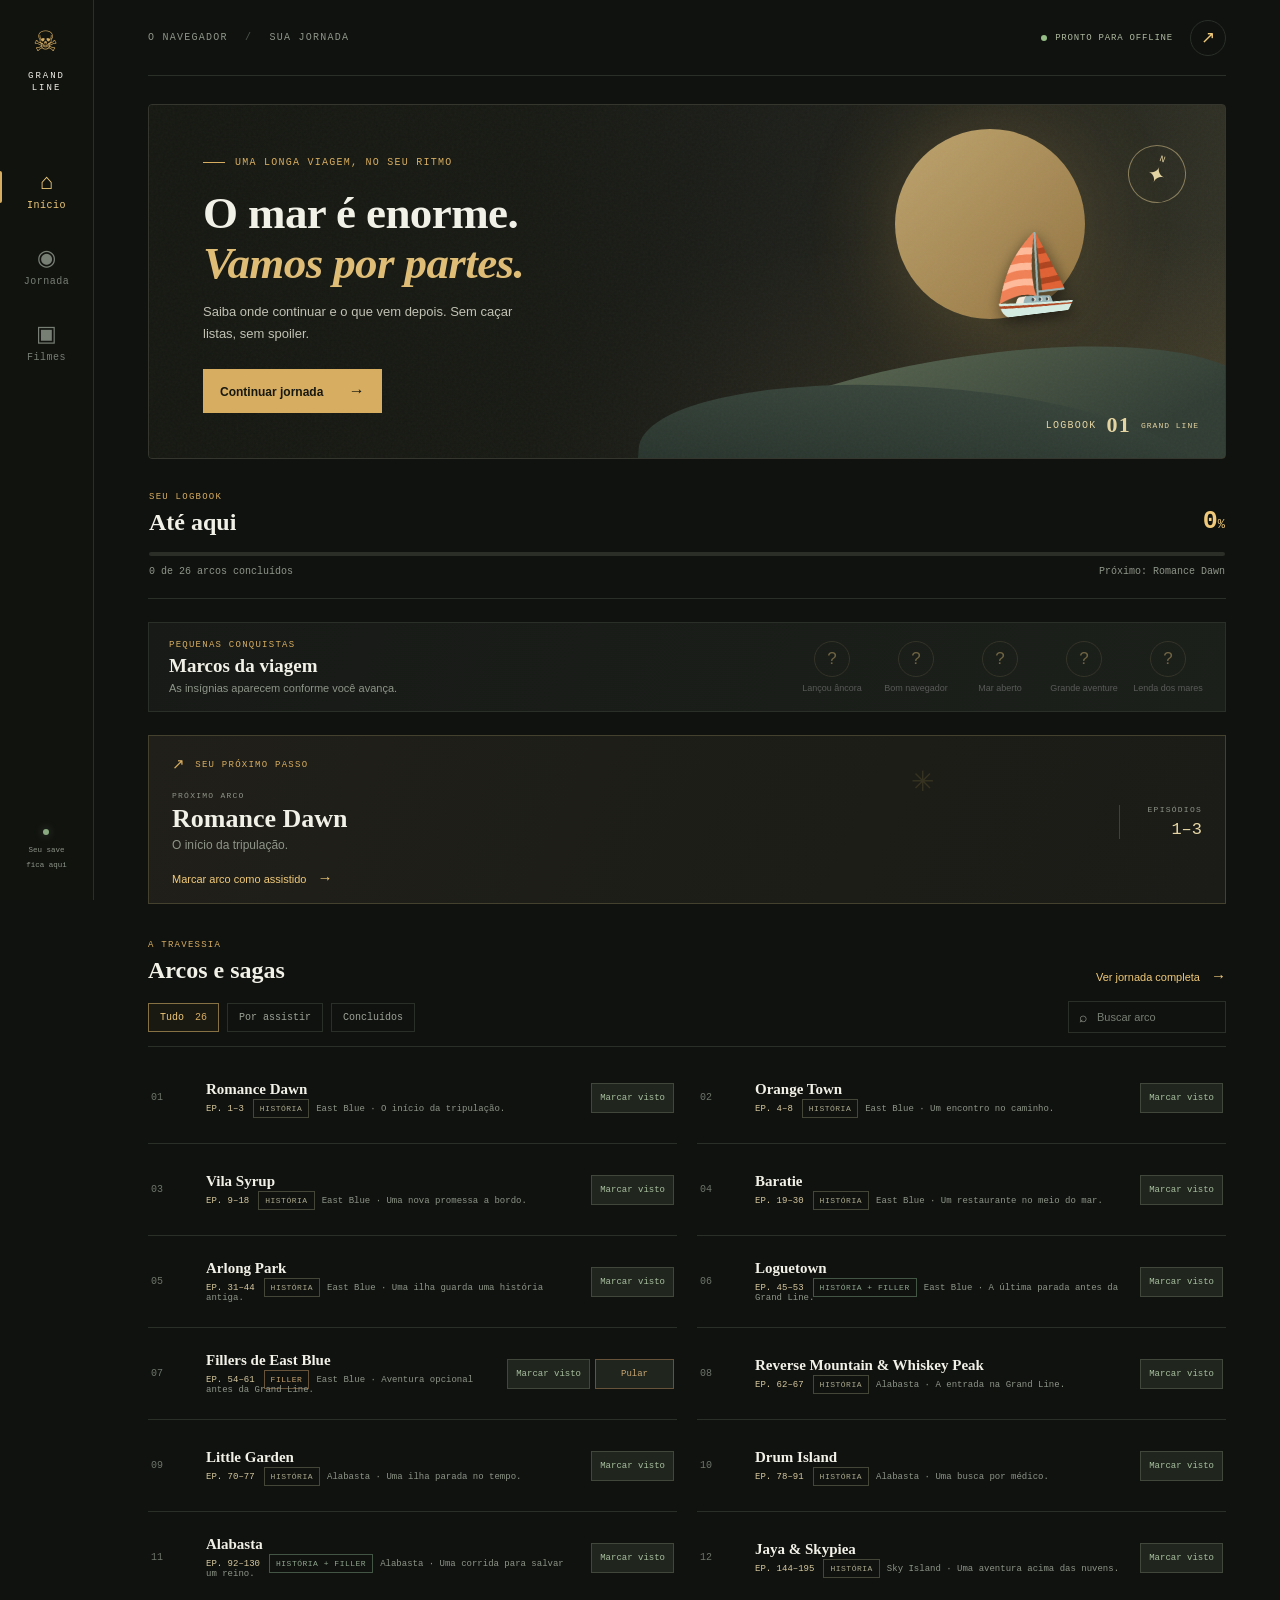
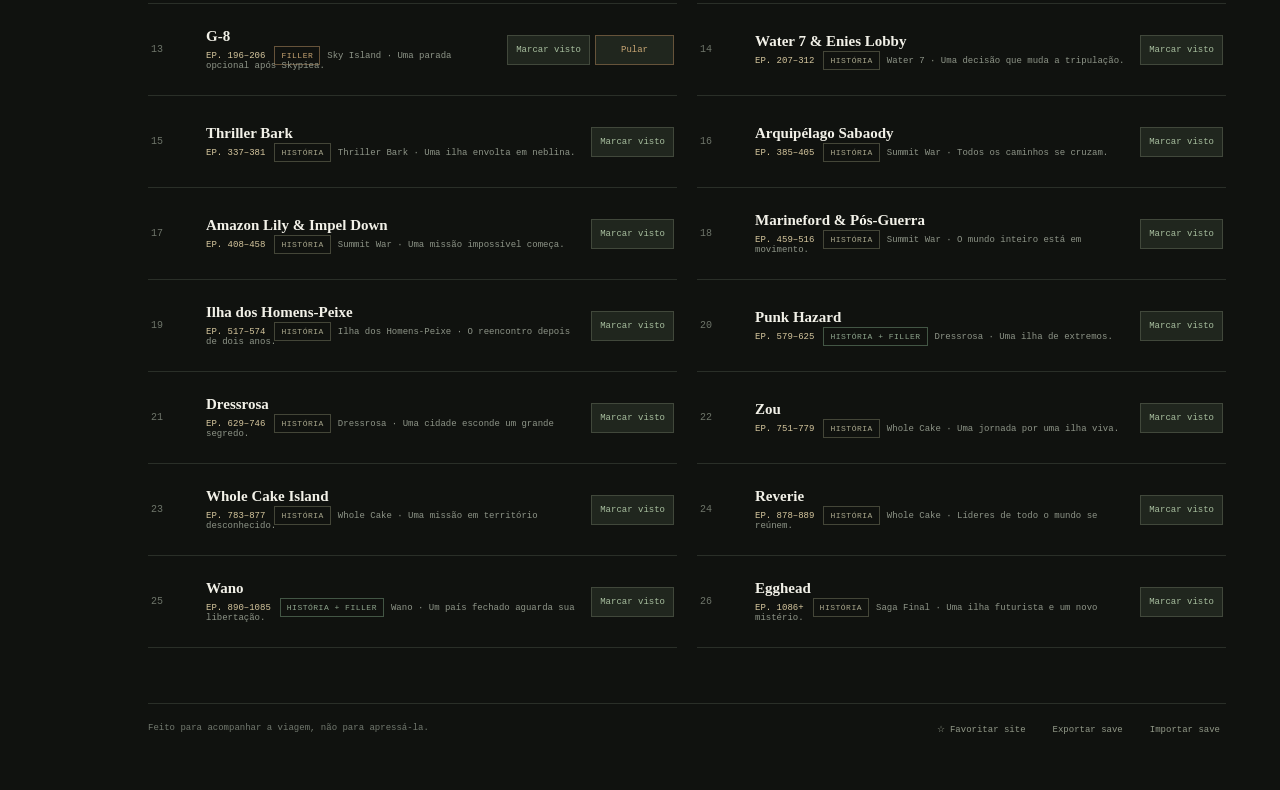
<file: rota-grand-line/index.html>
<!doctype html>
<html lang="pt-BR">
<head>
  <meta charset="utf-8">
  <meta name="viewport" content="width=device-width, initial-scale=1">
  <meta name="theme-color" content="#10120f">
  <meta name="description" content="Acompanhe sua jornada por One Piece, sem spoilers e até offline.">
  <link rel="manifest" href="manifest.webmanifest">
  <link rel="icon" href="icon.svg" type="image/svg+xml">
  <link rel="stylesheet" href="styles.css">
  <title>Rota da Grand Line — One Piece</title>
</head>
<body>
  <div class="shell">
    <aside class="rail">
      <a class="brand" href="#inicio" aria-label="Rota da Grand Line, início"><span class="brand-mark">☠</span><span>GRAND<br>LINE</span></a>
      <nav class="side-nav" aria-label="Navegação principal">
        <button class="nav-item active" data-view="inicio"><span>⌂</span><small>Início</small></button>
        <button class="nav-item" data-view="jornada"><span>◉</span><small>Jornada</small></button>
        <button class="nav-item" data-view="filmes"><span>▣</span><small>Filmes</small></button>
      </nav>
      <div class="rail-bottom"><span class="sync-dot"></span><small>Seu save<br>fica aqui</small></div>
    </aside>

    <main id="inicio" class="main">
      <header class="topbar"><div class="breadcrumb">O NAVEGADOR <span>/</span> SUA JORNADA</div><div class="top-actions"><span class="offline-pill"><i></i> <span id="connection-label">PRONTO PARA OFFLINE</span></span><button class="install-button" id="install-button">Instalar app</button><button class="icon-button" id="backup-button" title="Exportar ou importar progresso" aria-label="Exportar ou importar progresso">↗</button></div></header>
      <div id="view-home" class="view">
        <section class="hero">
          <div class="hero-art" aria-hidden="true"><div class="sun"></div><div class="sea sea-one"></div><div class="sea sea-two"></div><div class="ship">⛵</div><div class="compass">N<br><span>✦</span></div></div>
          <div class="hero-copy"><div class="eyebrow"><span class="eyebrow-line"></span> UMA LONGA VIAGEM, NO SEU RITMO</div><h1>O mar é enorme.<br><em>Vamos por partes.</em></h1><p>Saiba onde continuar e o que vem depois. Sem caçar listas, sem spoiler.</p><button id="continue-button" class="primary-button">Continuar jornada <span>→</span></button></div>
          <div class="hero-stamp"><span>LOGBOOK</span><b>01</b><small>GRAND LINE</small></div>
        </section>

        <section class="progress-row" aria-label="Progresso">
          <div class="progress-heading"><div><span class="section-kicker">SEU LOGBOOK</span><h2>Até aqui</h2></div><div class="percent"><strong id="progress-percent">0</strong><span>%</span></div></div>
          <div class="progress-track"><div id="progress-fill"></div></div>
          <div class="progress-meta"><span id="progress-count">0 de 0 arcos concluídos</span><span id="current-position">Comece do episódio 1</span></div>
        </section>

        <section class="badge-shelf"><div><span class="section-kicker">PEQUENAS CONQUISTAS</span><h2>Marcos da viagem</h2><p>As insígnias aparecem conforme você avança.</p></div><div class="badge-list" id="badge-list"></div></section>

        <section class="next-card" id="next-card">
          <div class="next-label"><span class="next-arrow">↗</span><span>SEU PRÓXIMO PASSO</span></div>
          <div class="next-content"><div><div class="arc-tag">PRÓXIMO ARCO</div><h3 id="next-title">East Blue</h3><p id="next-description">A jornada começa aqui.</p></div><div class="episode-chip"><span>EPISÓDIOS</span><strong id="next-episodes">1–61</strong></div></div>
          <button id="next-mark" class="text-button">Marcar arco como assistido <span>→</span></button>
        </section>

        <section class="journey-section"><div class="section-heading"><div><span class="section-kicker">A TRAVESSIA</span><h2>Arcos e sagas</h2></div><button class="quiet-button" data-goto="jornada">Ver jornada completa <span>→</span></button></div>
          <div class="filter-row" role="group" aria-label="Filtrar arcos"><button class="filter-chip selected" data-filter="todos">Tudo <span id="total-count">0</span></button><button class="filter-chip" data-filter="pendentes">Por assistir</button><button class="filter-chip" data-filter="concluidos">Concluídos</button><label class="search-box"><span>⌕</span><input id="search-input" type="search" placeholder="Buscar arco" aria-label="Buscar arco"></label></div>
          <div id="arc-list" class="arc-list"></div>
        </section>
        <footer class="footer"><span>Feito para acompanhar a viagem, não para apressá-la.</span><div><button id="bookmark-button">☆ Favoritar site</button><button id="export-button">Exportar save</button><button id="import-button">Importar save</button><input id="import-file" type="file" accept="application/json,.json" hidden></div></footer>
      </div>
      <div id="view-films" class="view hidden"><div class="page-heading"><span class="section-kicker">SEM TROCAR DE LISTA</span><h1>Uma pausa para o cinema.</h1><p>Os filmes ficam fora da linha principal. Cada um mostra o ponto seguro para assistir sem antecipar personagens ou acontecimentos.</p></div><div id="film-list" class="film-list"></div></div>
      <div id="view-jornada" class="view hidden"><div class="page-heading"><span class="section-kicker">DA PARTIDA AO NOVO MUNDO</span><h1>A jornada inteira.</h1><p>Marque um arco quando terminar. Para fillers, escolha assistir ou pular — os dois contam no seu logbook.</p></div><div class="journey-summary" id="journey-summary"></div><div id="full-arc-list" class="arc-list full-list"></div></div>
      <div class="toast" id="toast" role="status" aria-live="polite"></div>
    </main>
  </div>
  <script src="app.js"></script>
</body>
</html>
</file>
<file: rota-grand-line/styles.css>
:root{--bg:#10120f;--panel:#171a16;--panel2:#1c201b;--line:#2a2f28;--muted:#8e9588;--text:#f2f1e8;--gold:#d7ad61;--gold2:#f0ca7a;--green:#a6c09c;--serif:Georgia,'Times New Roman',serif;--sans:Arial,Helvetica,sans-serif;--mono:Consolas,'Courier New',monospace}*{box-sizing:border-box}html{scroll-behavior:smooth}body{margin:0;background:var(--bg);color:var(--text);font:14px var(--sans);min-height:100vh}.shell{min-height:100vh}.rail{position:fixed;inset:0 auto 0 0;width:94px;border-right:1px solid var(--line);display:flex;align-items:center;flex-direction:column;z-index:4;background:#11130f}.brand{color:var(--text);text-decoration:none;display:flex;flex-direction:column;align-items:center;gap:7px;margin:25px 0 67px;font:500 9px var(--mono);letter-spacing:2px;text-align:center;line-height:1.35}.brand-mark{font-size:28px;color:var(--gold)}.side-nav{display:flex;flex-direction:column;gap:16px}.nav-item{border:0;background:none;color:#777e73;display:flex;flex-direction:column;align-items:center;gap:7px;padding:10px 6px;cursor:pointer;min-width:65px;transition:.2s}.nav-item span{font-size:22px;line-height:1}.nav-item small{font:10px var(--mono);letter-spacing:.5px}.nav-item:hover,.nav-item.active{color:var(--gold2)}.nav-item.active:after{content:'';position:absolute;left:0;width:2px;height:32px;background:var(--gold);border-radius:0 4px 4px 0}.rail-bottom{margin-top:auto;margin-bottom:28px;text-align:center;color:var(--muted);font:9px var(--mono);line-height:1.6}.sync-dot{display:block;width:6px;height:6px;background:#89a980;border-radius:100%;margin:0 auto 8px;box-shadow:0 0 9px #89a98066}.main{max-width:1500px;margin-left:94px;padding:0 54px 35px}.topbar{height:76px;display:flex;align-items:center;justify-content:space-between;border-bottom:1px solid var(--line);margin-bottom:28px}.breadcrumb,.eyebrow,.section-kicker,.arc-tag,.next-label,.episode-chip span,.hero-stamp,.offline-pill{font:10px var(--mono);letter-spacing:1.25px}.breadcrumb{color:var(--muted)}.breadcrumb span{color:#4e554b;margin:0 10px}.top-actions{display:flex;align-items:center;gap:17px}.offline-pill{display:flex;align-items:center;gap:8px;color:#aeb99f;font-size:9px;letter-spacing:.8px}.offline-pill i{width:6px;height:6px;border-radius:100%;background:#96bd85}.icon-button{border:1px solid var(--line);border-radius:50%;width:36px;height:36px;background:transparent;color:var(--gold2);font-size:17px;cursor:pointer}.view{animation:fade .25s ease}@keyframes fade{from{opacity:.4;transform:translateY(4px)}to{opacity:1;transform:none}}.hidden{display:none!important}.hero{height:355px;border:1px solid #35372e;border-radius:4px;position:relative;overflow:hidden;background:linear-gradient(115deg,#27271f 0%,#20211b 46%,#3d3c2d 100%);margin-bottom:23px}.hero:before{content:'';position:absolute;inset:0;background:linear-gradient(90deg,#151711 4%,#161812ed 35%,#181a16a6 58%,#10120f30 100%),radial-gradient(ellipse at 82% 90%,#ad884239,transparent 44%)}.hero:after{content:'';position:absolute;inset:0;opacity:.14;background-image:url("data:image/svg+xml,%3Csvg viewBox='0 0 180 180' xmlns='http://www.w3.org/2000/svg'%3E%3Cfilter id='n'%3E%3CfeTurbulence type='fractalNoise' baseFrequency='.8' numOctaves='3' stitchTiles='stitch'/%3E%3C/filter%3E%3Crect width='100%25' height='100%25' filter='url(%23n)' opacity='.3'/%3E%3C/svg%3E");pointer-events:none}.hero-art{position:absolute;inset:0 0 0 38%;overflow:hidden}.sun{position:absolute;width:190px;height:190px;border-radius:50%;background:linear-gradient(135deg,#e7c684,#ac8547);top:24px;right:21%;opacity:.8;box-shadow:0 0 100px #d5af5e55}.sea{position:absolute;right:-5%;width:85%;height:46%;bottom:-17%;border-radius:50% 48% 0 0;transform:rotate(-8deg)}.sea-one{background:linear-gradient(160deg,#5e6b53,#303c33 72%)}.sea-two{right:3%;bottom:-26%;background:linear-gradient(180deg,#37443a,#1b2722);transform:rotate(4deg)}.ship{position:absolute;right:22%;bottom:40%;font-size:74px;filter:sepia(.25);transform:rotate(-7deg);text-shadow:0 4px 15px #0009}.compass{position:absolute;top:40px;right:39px;border:1px solid #f0d99a77;border-radius:50%;width:58px;height:58px;text-align:center;padding-top:8px;font:9px var(--mono);color:#e4d4a2;line-height:1.2;transform:rotate(20deg)}.compass span{font-size:22px}.hero-copy{position:absolute;z-index:1;left:54px;top:52px;max-width:490px}.eyebrow,.section-kicker{color:var(--gold);display:flex;align-items:center;gap:10px}.eyebrow-line{width:22px;height:1px;background:var(--gold)}.hero h1,.page-heading h1{font:600 45px/1.12 var(--serif);letter-spacing:-.6px;margin:20px 0 12px}.hero h1 em{color:#dfbd77}.hero-copy p{color:#c1c2b4;font-size:13px;max-width:330px;line-height:1.7;margin:0 0 24px}.primary-button{border:0;background:var(--gold);color:#171810;padding:13px 17px;font:600 12px var(--sans);cursor:pointer}.primary-button span{font-size:16px;margin-left:22px}.primary-button:hover{background:var(--gold2)}.hero-stamp{position:absolute;z-index:1;bottom:20px;right:26px;display:flex;align-items:center;gap:10px;color:#e4d4a2}.hero-stamp b{font:600 22px var(--serif)}.hero-stamp small{font:8px var(--mono);letter-spacing:1px}.progress-row{padding:10px 1px 21px;border-bottom:1px solid var(--line);margin-bottom:23px}.progress-heading{display:flex;justify-content:space-between;align-items:flex-end}.section-kicker{font-size:9px}.progress-heading h2,.section-heading h2{font:600 24px var(--serif);margin:7px 0 0}.percent{color:var(--gold2);font:500 25px var(--mono)}.percent span{font-size:12px}.progress-track{margin-top:16px;width:100%;height:4px;border-radius:5px;background:#2a2e27;overflow:hidden}.progress-track div{height:100%;width:0;background:linear-gradient(90deg,#a78446,#e4c47b);transition:width .35s}.progress-meta{display:flex;justify-content:space-between;margin-top:10px;color:var(--muted);font:10px var(--mono)}.next-card{border:1px solid #45412f;background:linear-gradient(115deg,#201f19,#1b1c17);padding:19px 23px 17px;margin-bottom:36px;position:relative}.next-card:after{content:'✳';position:absolute;right:27%;top:29px;font-size:28px;color:#d9b76225}.next-label{color:var(--gold);font-size:9px;display:flex;gap:9px;align-items:center}.next-arrow{font-size:15px}.next-content{display:flex;justify-content:space-between;align-items:center;margin:17px 0}.arc-tag{font-size:8px;color:var(--muted)}.next-content h3{font:600 26px var(--serif);margin:4px 0}.next-content p{color:var(--muted);margin:0;font-size:12px}.episode-chip{text-align:right;border-left:1px solid #45412f;padding-left:28px;z-index:1}.episode-chip span{display:block;color:var(--muted);font-size:8px}.episode-chip strong{display:block;font:500 17px var(--mono);margin-top:6px;color:#e6d5a4}.text-button,.quiet-button{background:none;border:0;padding:0;color:var(--gold2);font:500 11px var(--sans);cursor:pointer}.text-button span,.quiet-button span{margin-left:8px;font-size:15px}.text-button:hover,.quiet-button:hover{color:#fff}.journey-section{margin-bottom:55px}.section-heading{display:flex;align-items:flex-end;justify-content:space-between;margin-bottom:17px}.filter-row{display:flex;gap:8px;align-items:center;border-bottom:1px solid var(--line);padding-bottom:13px;margin-bottom:5px}.filter-chip{border:1px solid var(--line);background:none;color:#9da397;padding:8px 11px;font:10px var(--mono);cursor:pointer}.filter-chip.selected,.filter-chip:hover{border-color:#857143;color:var(--gold2);background:#d7ad610b}.filter-chip span{color:var(--gold);margin-left:5px}.search-box{margin-left:auto;border:1px solid var(--line);height:32px;display:flex;align-items:center;gap:8px;padding:0 10px;color:#9da397;max-width:180px}.search-box input{width:120px;border:0;outline:0;background:transparent;color:var(--text);font:11px var(--sans)}.search-box input::placeholder{color:#777e73}.arc-list{display:grid;grid-template-columns:repeat(2,minmax(0,1fr));gap:0 20px}.arc-row{min-height:92px;border-bottom:1px solid var(--line);display:grid;grid-template-columns:42px minmax(0,1fr) auto;align-items:center;gap:13px;padding:13px 3px}.arc-index{font:10px var(--mono);color:#6e756a}.arc-row h3{font:600 15px var(--serif);margin:0 0 6px}.arc-detail{font:9px var(--mono);color:var(--muted)}.arc-detail .range{color:#d7c89f;margin-right:9px}.type-tag{font:8px var(--mono);letter-spacing:.5px;color:#aaa88d;border:1px solid #444638;padding:4px 6px;margin-right:7px}.type-tag.filler{color:#c8a674;border-color:#66533a}.type-tag.misto{color:#8ea58d;border-color:#435645}.row-action{height:30px;min-width:79px;border:1px solid #41483b;color:#a7be9e;background:#20261e;padding:0 8px;font:9px var(--mono);cursor:pointer}.row-action:hover{background:#2d3b2b}.row-action.done{color:#686f63;background:transparent;border-color:#343a32}.row-action.skip{color:#c8a674;border-color:#66533a}.footer{border-top:1px solid var(--line);padding:19px 0;display:flex;justify-content:space-between;color:#72796f;font:9px var(--mono)}.footer button{background:none;border:0;color:#929988;font:9px var(--mono);cursor:pointer;margin-left:15px}.footer button:hover{color:var(--gold2)}.page-heading{padding:35px 0 27px;border-bottom:1px solid var(--line);margin-bottom:20px}.page-heading h1{margin:12px 0}.page-heading p{max-width:580px;color:#a6aa9c;line-height:1.7}.film-list{display:grid;grid-template-columns:repeat(2,minmax(0,1fr));gap:12px}.film-card{border:1px solid var(--line);background:var(--panel);padding:19px;display:grid;grid-template-columns:47px 1fr auto;gap:14px;align-items:center;min-height:111px}.film-number{font:10px var(--mono);color:var(--gold)}.film-card h3{font:600 16px var(--serif);margin:0 0 7px}.film-card p{margin:0;color:var(--muted);font-size:11px;line-height:1.5}.watch-point{font:9px var(--mono);color:#d3c18f;border:1px solid #554d37;padding:7px 9px;white-space:nowrap}.film-card .row-action{grid-column:2/4;justify-self:start}.journey-summary{color:#aaa;display:flex;gap:10px;align-items:center;padding:0 0 19px;font:10px var(--mono)}.journey-summary strong{color:var(--gold2);font-weight:400}.full-list{grid-template-columns:1fr}.full-list .arc-row{grid-template-columns:44px minmax(0,1fr) auto auto}.toast{position:fixed;bottom:24px;left:50%;transform:translate(-50%,20px);opacity:0;pointer-events:none;background:#e3c77e;color:#1b1b14;padding:12px 18px;font:11px var(--mono);z-index:9;transition:.25s}.toast.show{opacity:1;transform:translate(-50%,0)}
@media(max-width:900px){.main{padding:0 28px 28px}.hero-copy{left:34px}.hero-art{left:25%}.arc-list{gap:0 12px}.arc-row{grid-template-columns:30px minmax(0,1fr) auto;gap:8px}.row-action{min-width:69px}.full-list .arc-row{grid-template-columns:35px minmax(0,1fr) auto auto}}
@media(max-width:640px){.rail{inset:auto 0 0;width:auto;height:64px;border:0;border-top:1px solid var(--line);background:#121410f5;flex-direction:row;justify-content:center}.brand,.rail-bottom{display:none}.side-nav{flex-direction:row;gap:22px}.nav-item{padding:8px 14px;min-width:65px}.nav-item span{font-size:18px}.nav-item.active:after{left:calc(50% - 12px);top:auto;bottom:0;width:24px;height:2px;border-radius:4px 4px 0 0}.main{margin:0;padding:0 17px 92px}.topbar{height:58px;margin-bottom:16px}.breadcrumb{font-size:8px}.offline-pill{font-size:7px;letter-spacing:.2px;gap:5px}.icon-button{width:32px;height:32px}.hero{height:345px}.hero-copy{top:39px;left:23px;right:14px}.hero h1,.page-heading h1{font-size:36px}.hero-copy p{max-width:250px}.hero-art{left:10%;opacity:.75}.sun{right:10%;top:68px;width:140px;height:140px}.ship{right:10%;font-size:60px;bottom:36%}.compass{top:auto;right:17px;bottom:28px}.hero-stamp{left:23px;right:auto;bottom:20px}.progress-heading h2,.section-heading h2{font-size:21px}.progress-meta{font-size:8px;gap:10px}.progress-meta span:last-child{text-align:right}.next-card{padding:17px 16px}.next-content h3{font-size:23px}.episode-chip{padding-left:16px}.filter-row{flex-wrap:wrap}.search-box{max-width:none;width:100%;margin:3px 0 0}.search-box input{width:100%}.arc-list,.film-list{grid-template-columns:1fr}.arc-row{grid-template-columns:32px minmax(0,1fr) auto;min-height:80px}.arc-row h3{font-size:14px}.type-tag{margin-right:4px}.row-action{min-width:66px;padding:0 5px;font-size:8px}.section-heading{align-items:flex-start;gap:10px}.quiet-button{font-size:9px;margin-top:14px}.page-heading{padding:21px 0}.page-heading p{font-size:12px}.film-card{grid-template-columns:32px 1fr;gap:10px}.watch-point{grid-column:2;justify-self:start}.film-card .row-action{grid-column:2}.full-list .arc-row{grid-template-columns:27px minmax(0,1fr) auto;gap:7px}.full-list .arc-detail{line-height:1.8}.footer{flex-direction:column;gap:13px}.footer button{margin:0 14px 0 0}}
@media(prefers-reduced-motion:reduce){*,*:before,*:after{scroll-behavior:auto!important;transition:none!important;animation:none!important}}

.install-button{display:none;border:1px solid #76633a;background:#28251b;color:#e4c47b;padding:8px 10px;font:10px Consolas,monospace;cursor:pointer}.install-button.ready{display:block}.badge-shelf{border:1px solid var(--line);background:linear-gradient(115deg,#171a16,#1c201b);padding:17px 20px;margin:0 0 23px;display:flex;align-items:center;justify-content:space-between;gap:20px}.badge-shelf h2{font:600 19px Georgia,serif;margin:5px 0}.badge-shelf p{font-size:11px;color:var(--muted);margin:0}.badge-list{display:flex;gap:10px}.badge{width:74px;text-align:center;opacity:.42}.badge.earned{opacity:1}.badge span{width:36px;height:36px;margin:0 auto 6px;border:1px solid #55513c;border-radius:50%;display:grid;place-items:center;color:#e4c47b;font-size:17px}.badge.earned span{background:#372f1e;border-color:#8e7444;box-shadow:0 0 15px #d7ad6122}.badge small{display:block;color:#aaa;font:9px Arial,sans-serif}.row-actions{display:flex;gap:5px;align-items:center}.arc-row.highlight{background:#2a281d;transition:background .4s}.empty-state{color:var(--muted);padding:18px}.next-mark:focus-visible,.row-action:focus-visible,button:focus-visible{outline:2px solid #f0ca7a;outline-offset:3px}@media(max-width:640px){.badge-shelf{align-items:flex-start;flex-direction:column}.badge-list{width:100%;justify-content:space-between;gap:3px}.badge{width:62px}.badge small{font-size:8px}.install-button{padding:7px 8px;font-size:9px}.top-actions{gap:8px}.row-actions{gap:3px;flex-direction:column}.row-action{min-width:69px}.full-list .row-actions{align-items:stretch}}
</file>
